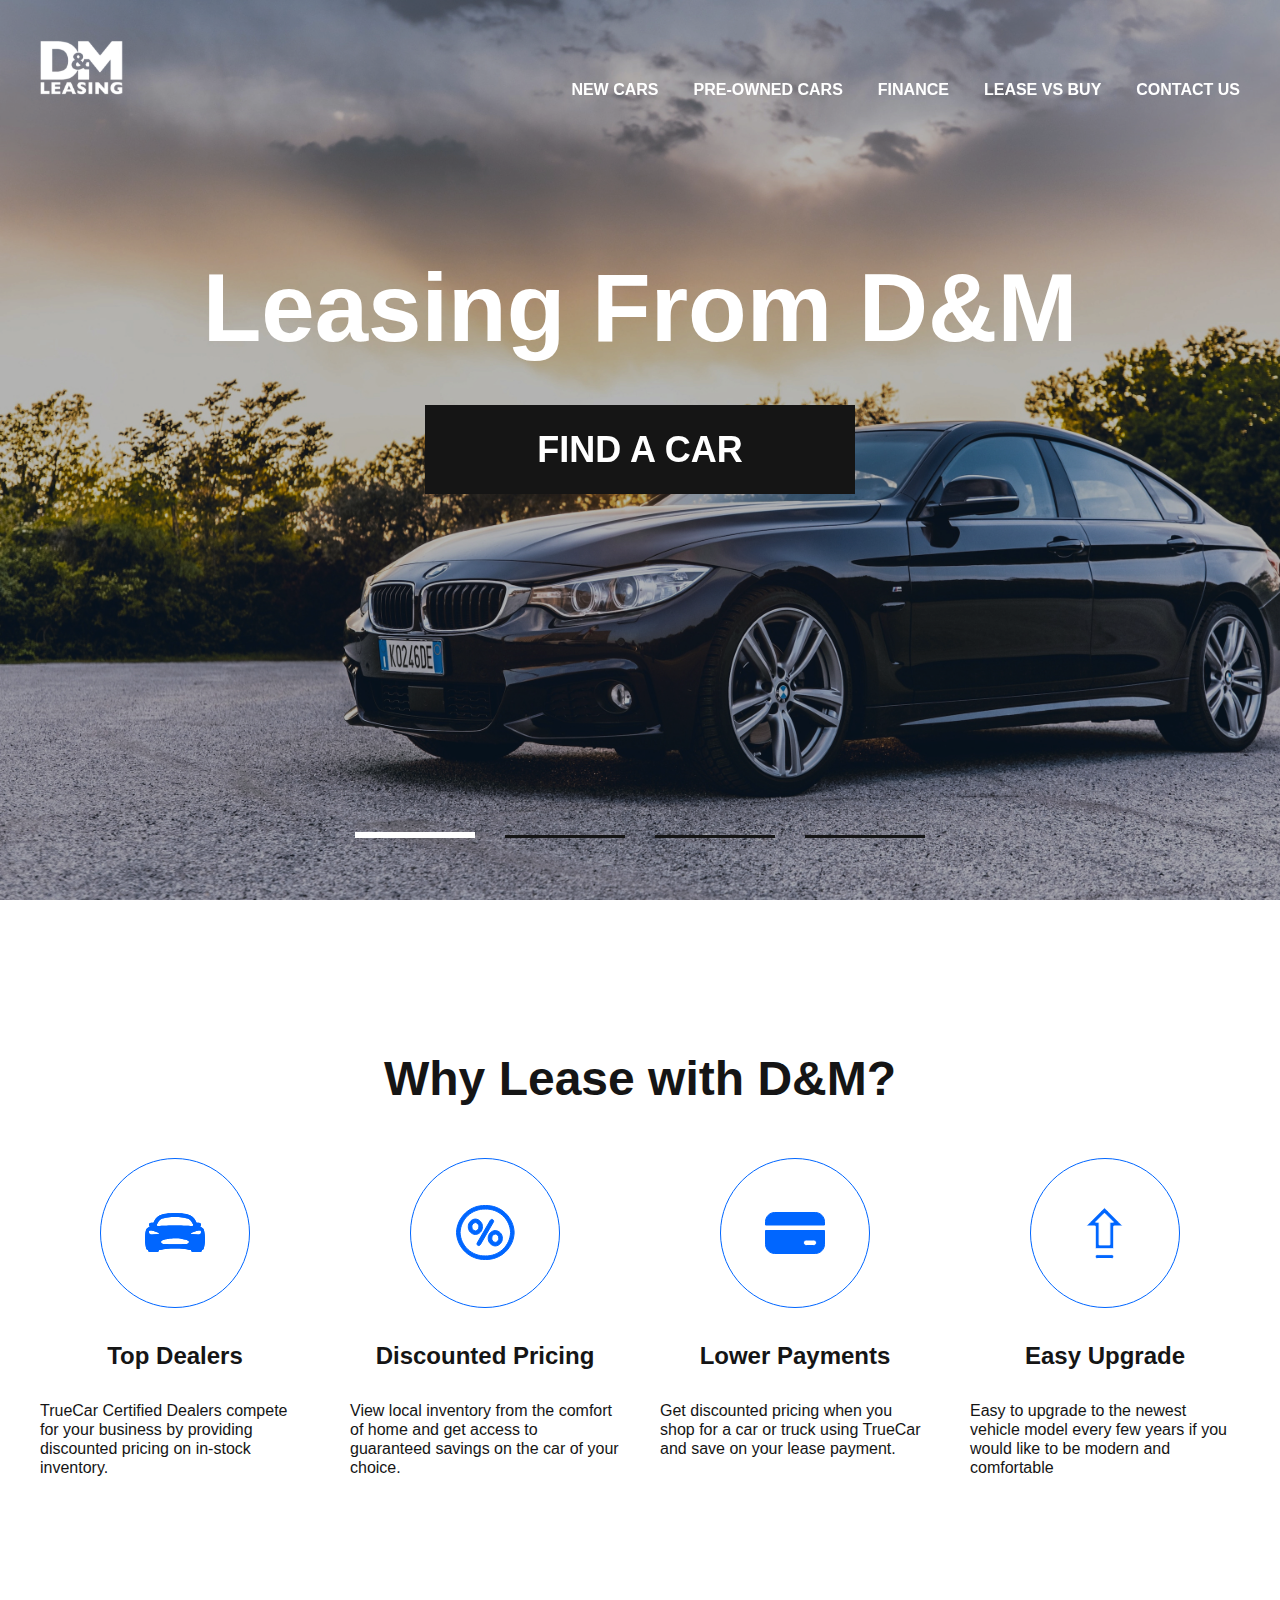
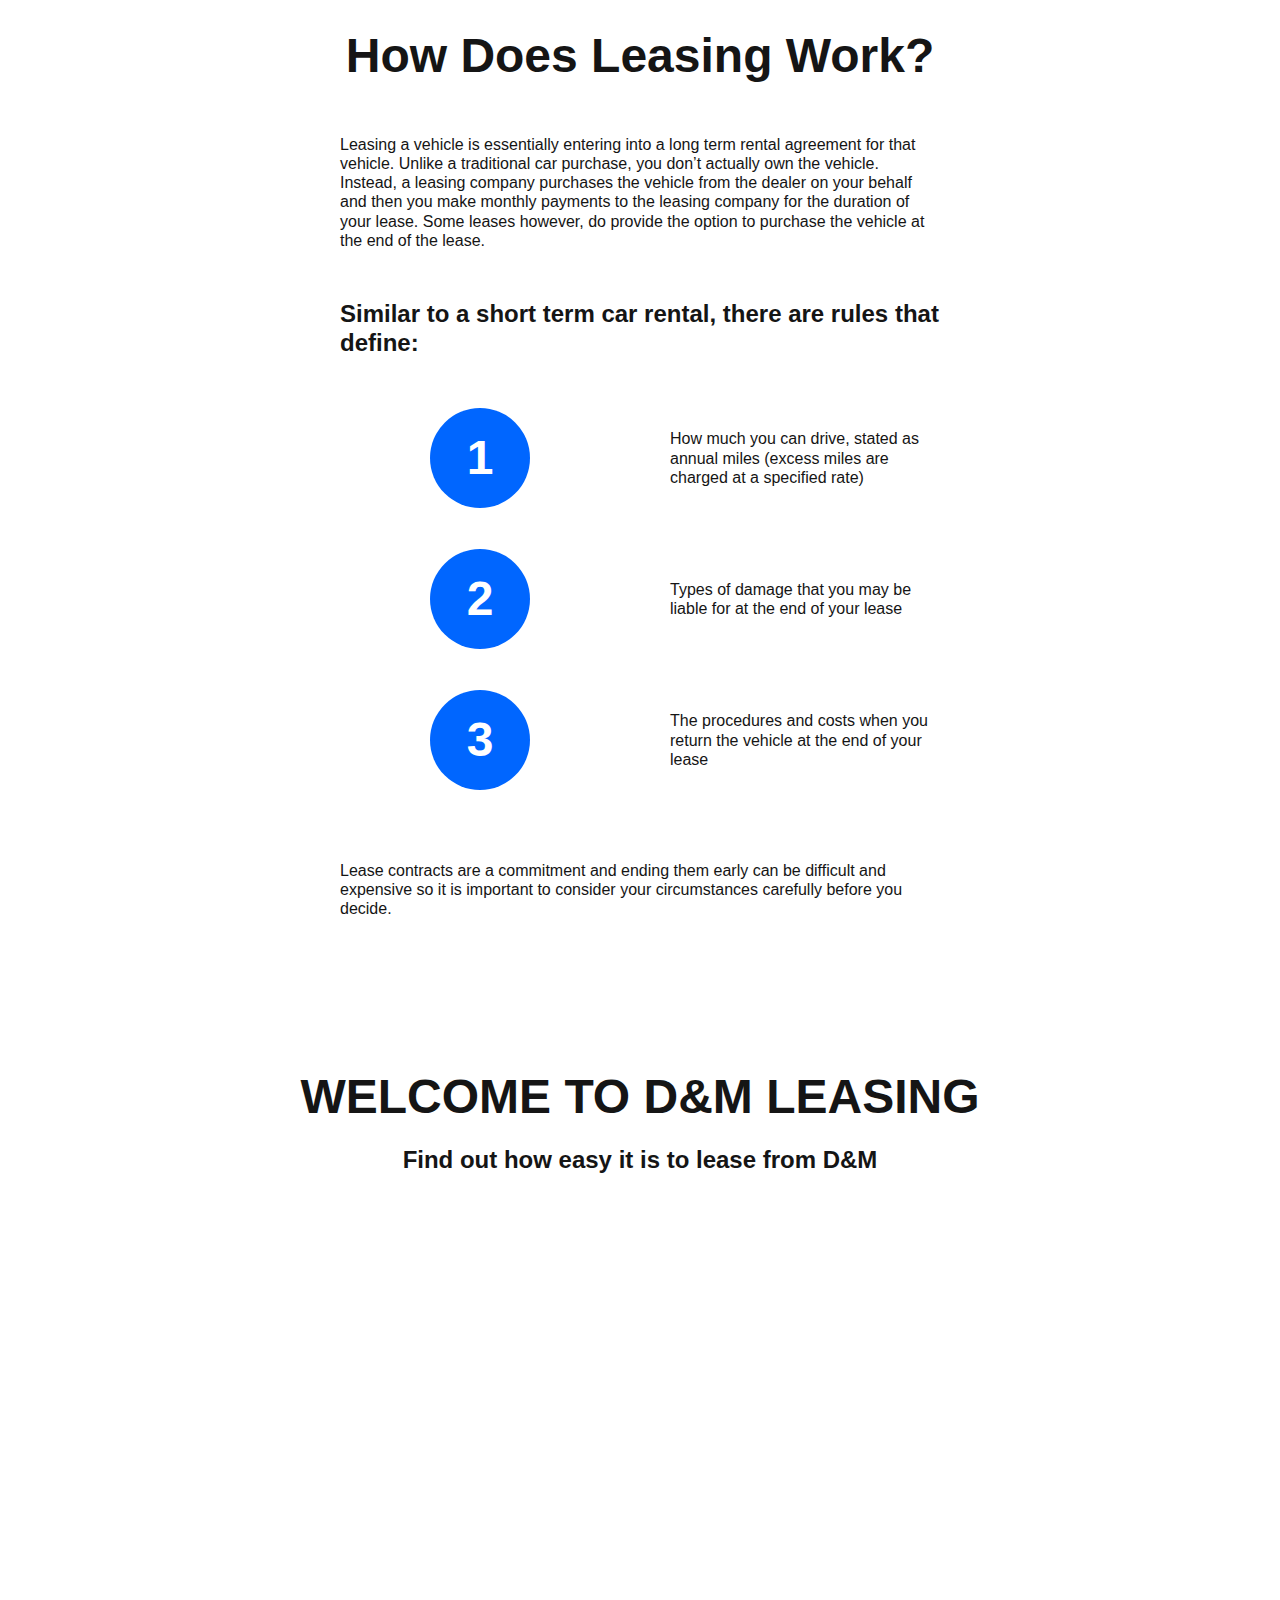
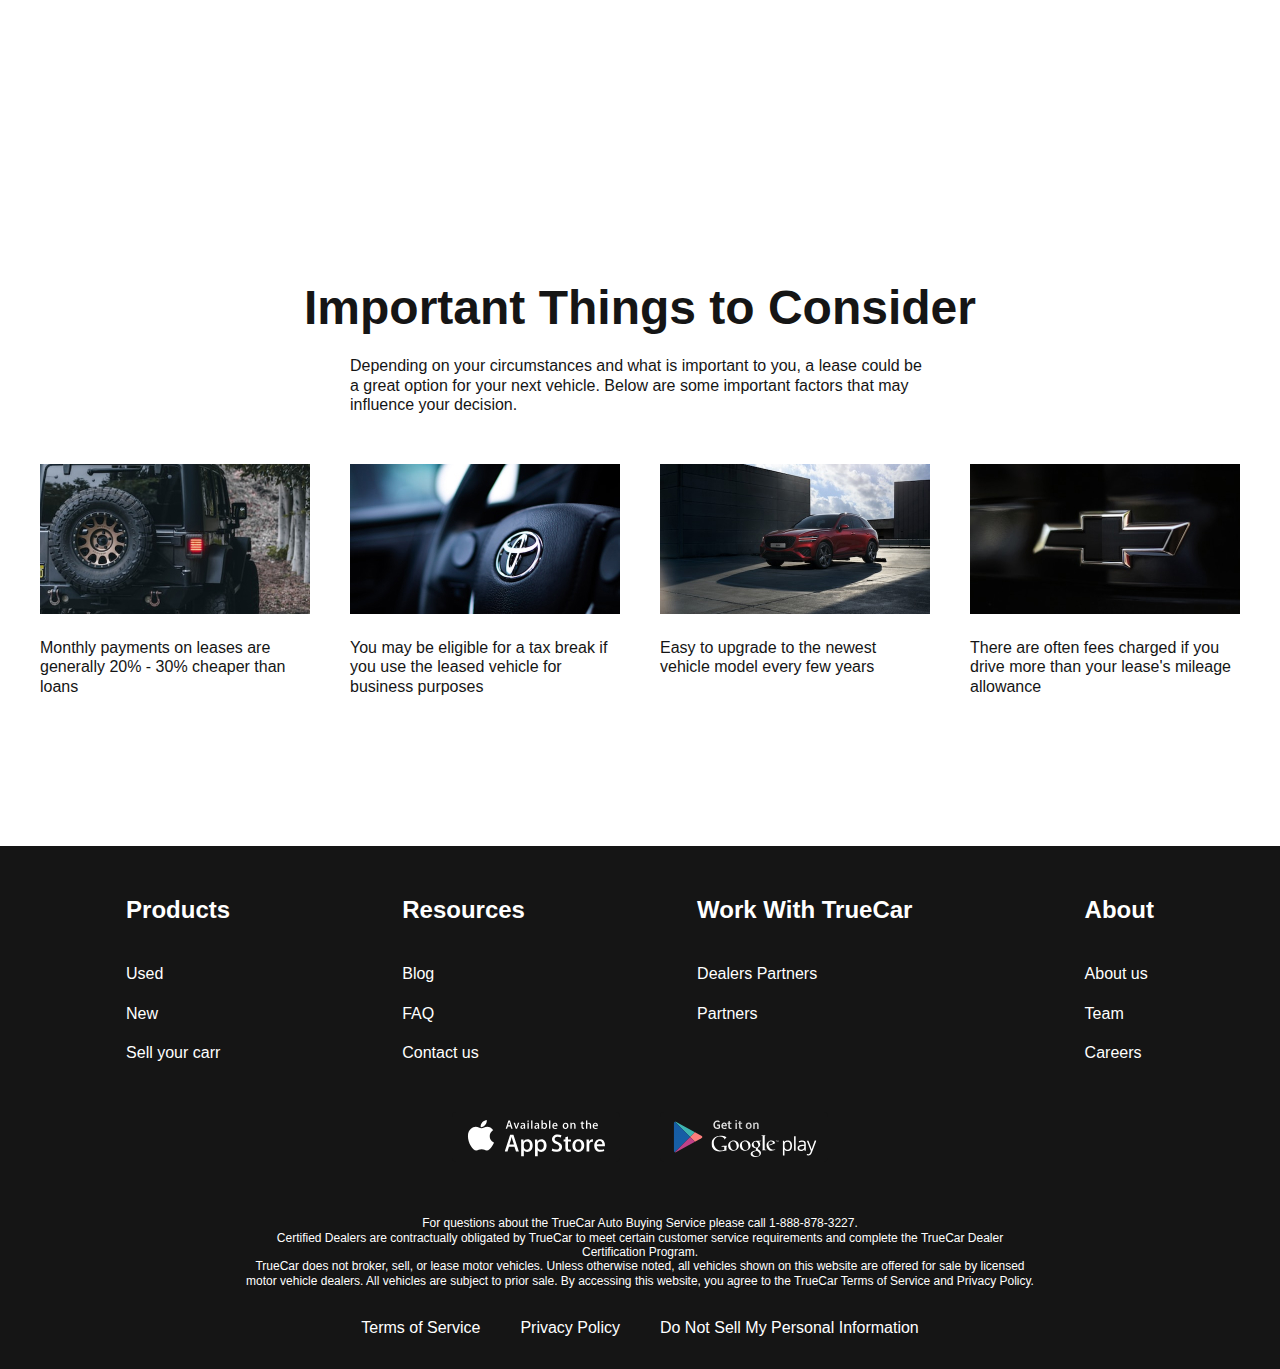
<file: index.html>
<!DOCTYPE html>
<html lang="en">
  <head>
    <meta charset="UTF-8" />
    <meta http-equiv="X-UA-Compatible" content="IE=edge" />
    <meta name="viewport" content="width=device-width, initial-scale=1.0" />
    <title>DM Leasing</title>
    <link rel="stylesheet" href="css/reset.css" />
    <link rel="stylesheet" href="libs/swiper/swiper-bundle.min.css" />
    <!-- <link rel="stylesheet" href="libs/swiper/scrollbar.min.css" /> -->
    <link rel="stylesheet" href="css/style.css" />
  </head>
  <body>
    <div class="wrapper">
      <header class="header header-main">
        <div class="container">
          <div class="header__inner">
            <nav class="menu">
              <button class="menu__btn">
                <span></span>
              </button>
              <a class="logo" href="#">
                <img class="logo__img" src="images/logo.svg" alt="logo" />
              </a>
              <ul class="menu__list">
                <li class="menu__list-item">
                  <a class="menu__list-link" href="new-cars.html">NEW CARS</a>
                </li>
                <li class="menu__list-item">
                  <a class="menu__list-link" href="#">PRE-OWNED CARS</a>
                </li>
                <li class="menu__list-item">
                  <a class="menu__list-link" href="#">FINANCE</a>
                </li>
                <li class="menu__list-item">
                  <a class="menu__list-link" href="#">LEASE VS BUY</a>
                </li>
                <li class="menu__list-item">
                  <a class="menu__list-link" href="contacts.html">CONTACT US</a>
                </li>
              </ul>
            </nav>
          </div>
        </div>
      </header>
      <main class="main">
        <section class="top">
          <div class="container">
            <h1 class="top__title">Leasing From D&M</h1>
            <a class="top__link" href="new-cars.html">find a car</a>
          </div>
        </section>
        <div class="slider">
          <div class="swiper">
            <div class="swiper-wrapper">
              <div
                class="swiper-slide"
                style="background-image: url(images/slider-1.jpeg)"
              ></div>
              <div
                class="swiper-slide"
                style="background-image: url(images/slider-2.jpeg)"
              ></div>
              <div
                class="swiper-slide"
                style="background-image: url(images/slider-1.jpeg)"
              ></div>
              <div
                class="swiper-slide"
                style="background-image: url(images/slider-2.jpeg)"
              ></div>
            </div>
            <div class="swiper-pagination"></div>
          </div>
        </div>
        <section class="lease section-page">
          <div class="container">
            <h3 class="lease__title title">Why Lease with D&M?</h3>
            <ul class="lease__items">
              <li class="lease__item">
                <img class="lease__item-img" src="images/lease-1.svg" alt="" />
                <h5 class="lease__item-title">Top Dealers</h5>
                <p class="lease__item-text">
                  TrueCar Certified Dealers compete for your business by
                  providing discounted pricing on in-stock inventory.
                </p>
              </li>
              <li class="lease__item">
                <img class="lease__item-img" src="images/lease-2.svg" alt="" />
                <h5 class="lease__item-title">Discounted Pricing</h5>
                <p class="lease__item-text">
                  View local inventory from the comfort of home and get access
                  to guaranteed savings on the car of your choice.
                </p>
              </li>
              <li class="lease__item">
                <img class="lease__item-img" src="images/lease-3.svg" alt="" />
                <h5 class="lease__item-title">Lower Payments</h5>
                <p class="lease__item-text">
                  Get discounted pricing when you shop for a car or truck using
                  TrueCar and save on your lease payment.
                </p>
              </li>
              <li class="lease__item">
                <img class="lease__item-img" src="images/lease-4.svg" alt="" />
                <h5 class="lease__item-title">Easy Upgrade</h5>
                <p class="lease__item-text">
                  Easy to upgrade to the newest vehicle model every few years if
                  you would like to be modern and comfortable
                </p>
              </li>
            </ul>
          </div>
        </section>
        <section class="how-does section-page">
          <div class="container">
            <div class="how-does__inner">
              <h3 class="how-does__title title">How Does Leasing Work?</h3>
              <p class="how-does__text">
                Leasing a vehicle is essentially entering into a long term
                rental agreement for that vehicle. Unlike a traditional car
                purchase, you don’t actually own the vehicle. Instead, a leasing
                company purchases the vehicle from the dealer on your behalf and
                then you make monthly payments to the leasing company for the
                duration of your lease. Some leases however, do provide the
                option to purchase the vehicle at the end of the lease.
              </p>
              <h5 class="how-does__subtitle">
                Similar to a short term car rental, there are rules that define:
              </h5>
              <ol class="how-does__list">
                <li class="how-does__item">
                  How much you can drive, stated as annual miles (excess miles
                  are charged at a specified rate)
                </li>
                <li class="how-does__item">
                  Types of damage that you may be liable for at the end of your
                  lease
                </li>
                <li class="how-does__item">
                  The procedures and costs when you return the vehicle at the
                  end of your lease
                </li>
              </ol>
              <p class="how-does__text">
                Lease contracts are a commitment and ending them early can be
                difficult and expensive so it is important to consider your
                circumstances carefully before you decide.
              </p>
            </div>
          </div>
        </section>
        <section class="video section-page">
          <div class="container">
            <h3 class="video__title title">WELCOME TO D&M LEASING</h3>
            <p class="video__subtitle">
              Find out how easy it is to lease from D&M
            </p>
            <iframe
              class="video__content"
              width="1000"
              height="500"
              src="https://www.youtube.com/embed/Ekvi1YJDC3Q?controls=0"
              title="YouTube video player"
              frameborder="0"
              allow="accelerometer; autoplay; clipboard-write; encrypted-media; gyroscope; picture-in-picture; web-share"
              allowfullscreen
            ></iframe>
          </div>
        </section>
        <section class="important section-page">
          <div class="container">
            <h3 class="important__title title">Important Things to Consider</h3>
            <p class="important__text">
              Depending on your circumstances and what is important to you, a
              lease could be a great option for your next vehicle. Below are
              some important factors that may influence your decision.
            </p>
            <ul class="important__list">
              <li class="important__item">
                <img
                  class="important__item-img"
                  src="images/imp-1.jpeg"
                  alt=""
                />
                <p class="important__item-text">
                  Monthly payments on leases are generally 20% - 30% cheaper
                  than loans
                </p>
              </li>
              <li class="important__item">
                <img
                  class="important__item-img"
                  src="images/imp-2.jpeg"
                  alt=""
                />
                <p class="important__item-text">
                  You may be eligible for a tax break if you use the leased
                  vehicle for business purposes
                </p>
              </li>
              <li class="important__item">
                <img
                  class="important__item-img"
                  src="images/imp-3.jpeg"
                  alt=""
                />
                <p class="important__item-text">
                  Easy to upgrade to the newest vehicle model every few years
                </p>
              </li>
              <li class="important__item">
                <img
                  class="important__item-img"
                  src="images/imp-4.jpeg"
                  alt=""
                />
                <p class="important__item-text">
                  There are often fees charged if you drive more than your
                  lease's mileage allowance
                </p>
              </li>
            </ul>
          </div>
        </section>
      </main>
      <footer class="footer">
        <div class="container">
          <nav class="footer__menu">
            <ul class="footer__menu-list">
              <li class="footer__menu-item">
                <p class="footer__menu-title">Products</p>
              </li>
              <li class="footer__menu-item">
                <a class="footer__menu-link" href="#">Used</a>
              </li>
              <li class="footer__menu-item">
                <a class="footer__menu-link" href="#">New</a>
              </li>
              <li class="footer__menu-item">
                <a class="footer__menu-link" href="#">Sell your carr</a>
              </li>
            </ul>
            <ul class="footer__menu-list">
              <li class="footer__menu-item">
                <p class="footer__menu-title">Resources</p>
              </li>
              <li class="footer__menu-item">
                <a class="footer__menu-link" href="#">Blog</a>
              </li>
              <li class="footer__menu-item">
                <a class="footer__menu-link" href="#">FAQ</a>
              </li>
              <li class="footer__menu-item">
                <a class="footer__menu-link" href="#">Contact us</a>
              </li>
            </ul>
            <ul class="footer__menu-list">
              <li class="footer__menu-item">
                <p class="footer__menu-title">Work With TrueCar</p>
              </li>
              <li class="footer__menu-item">
                <a class="footer__menu-link" href="#">Dealers Partners</a>
              </li>
              <li class="footer__menu-item">
                <a class="footer__menu-link" href="#">Partners</a>
              </li>
            </ul>
            <ul class="footer__menu-list">
              <li class="footer__menu-item">
                <p class="footer__menu-title">About</p>
              </li>
              <li class="footer__menu-item">
                <a class="footer__menu-link" href="#">About us</a>
              </li>
              <li class="footer__menu-item">
                <a class="footer__menu-link" href="#">Team</a>
              </li>
              <li class="footer__menu-item">
                <a class="footer__menu-link" href="#">Careers</a>
              </li>
            </ul>
          </nav>
          <ul class="footer__app">
            <li class="footer__app-item">
              <a class="footer__app-link" href="#">
                <img class="footer__app-img" src="images/appstore.svg" alt="" />
              </a>
            </li>
            <li class="footer__app-item">
              <a class="footer__app-link" href="#">
                <img
                  class="footer__app-img"
                  src="images/googleplay.svg"
                  alt=""
                />
              </a>
            </li>
          </ul>
          <div class="footer__copy">
            <p class="footer__copy-text">
              For questions about the TrueCar Auto Buying Service please call
              1-888-878-3227.
            </p>
            <p class="footer__copy-text">
              Certified Dealers are contractually obligated by TrueCar to meet
              certain customer service requirements and complete the TrueCar
              Dealer Certification Program.
            </p>
            <p class="footer__copy-text">
              TrueCar does not broker, sell, or lease motor vehicles. Unless
              otherwise noted, all vehicles shown on this website are offered
              for sale by licensed motor vehicle dealers. All vehicles are
              subject to prior sale. By accessing this website, you agree to the
              TrueCar Terms of Service and Privacy Policy.
            </p>
          </div>
          <nav class="footer__nav">
            <ul class="footer__nav-list">
              <li class="footer__nav-item">
                <a class="footer__nav-link" href="#">Terms of Service</a>
              </li>
              <li class="footer__nav-item">
                <a class="footer__nav-link" href="#">Privacy Policy</a>
              </li>
              <li class="footer__nav-item">
                <a class="footer__nav-link" href="#"
                  >Do Not Sell My Personal Information</a
                >
              </li>
            </ul>
          </nav>
        </div>
      </footer>
    </div>
    <script src="libs/swiper/swiper-bundle.min.js"></script>
    <script src="js/main.js"></script>
  </body>
</html>
</file>
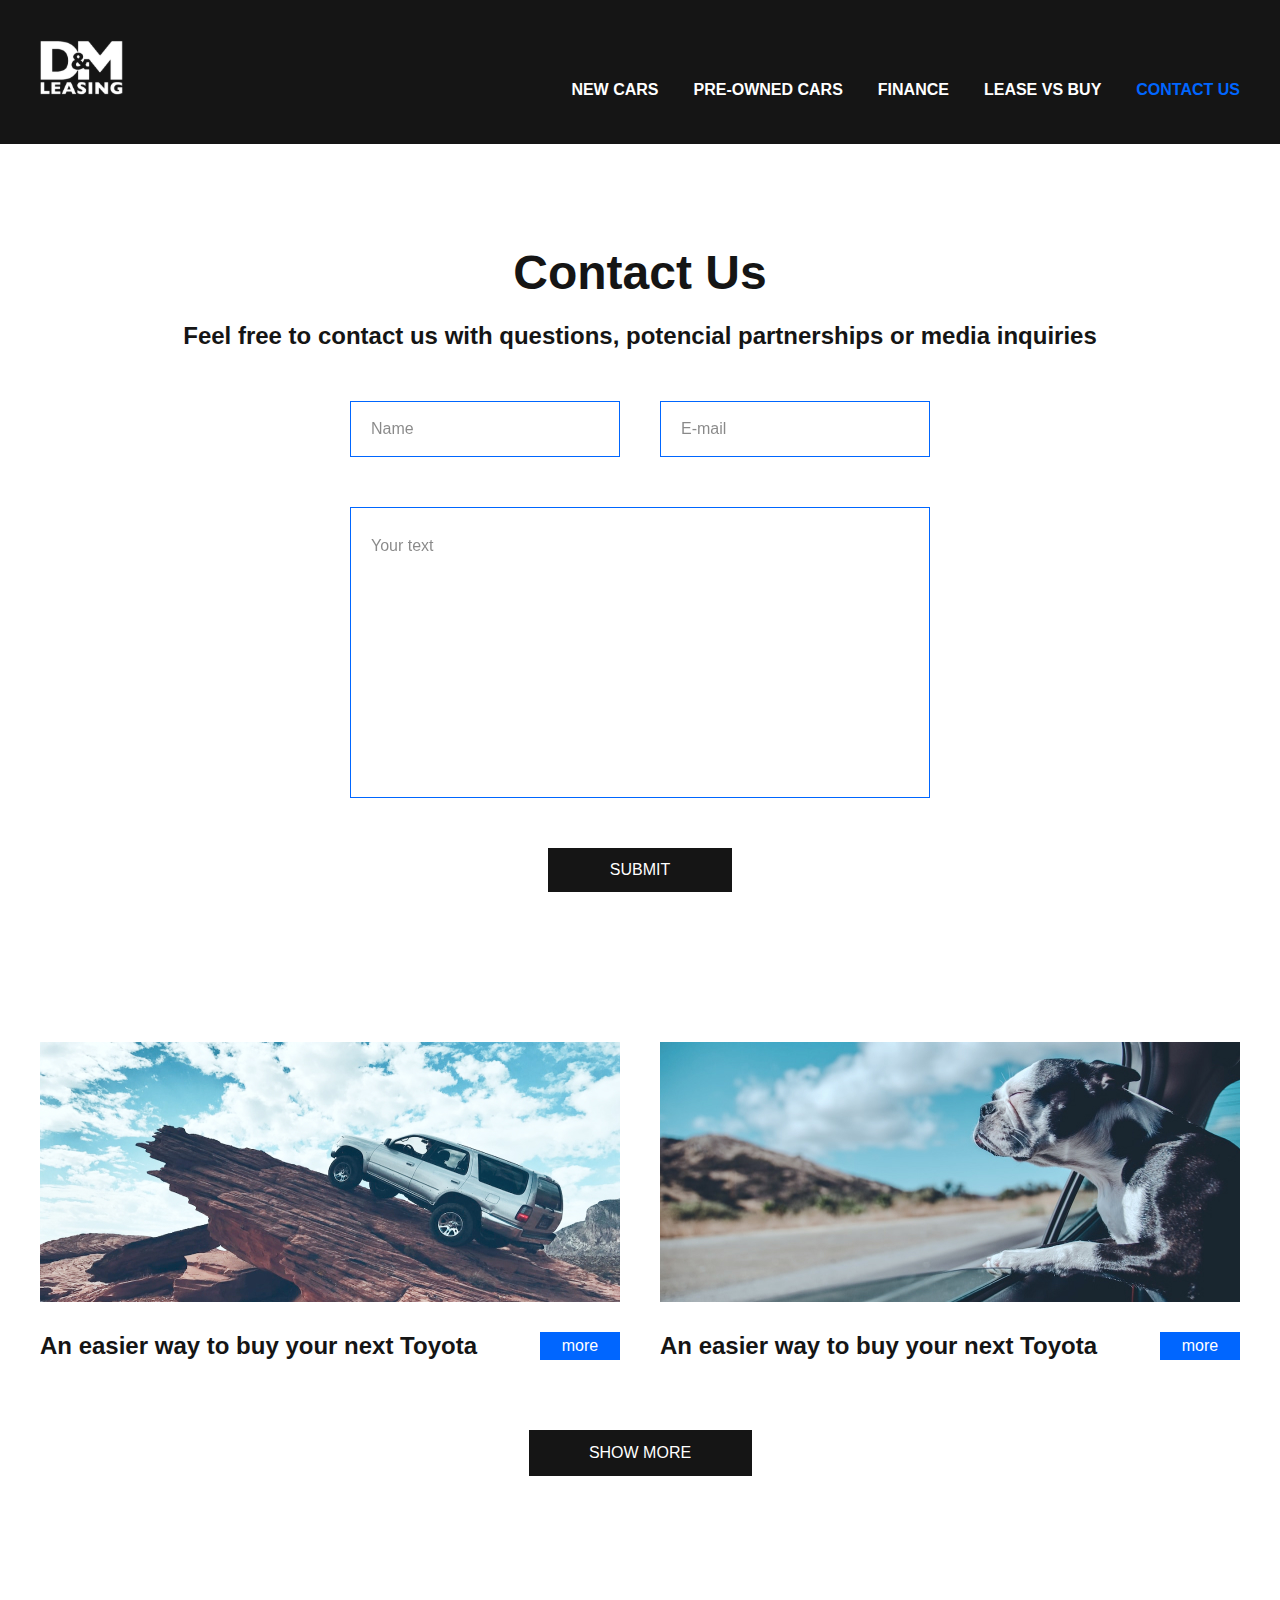
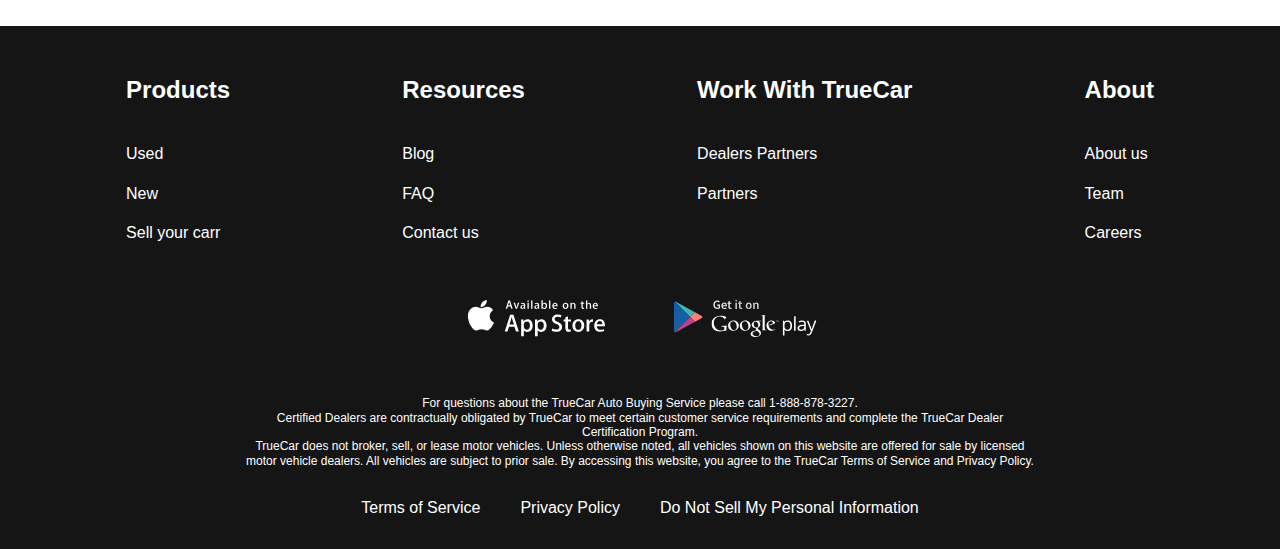
<file: contacts.html>
<!DOCTYPE html>
<html lang="en">
  <head>
    <meta charset="UTF-8" />
    <meta http-equiv="X-UA-Compatible" content="IE=edge" />
    <meta name="viewport" content="width=device-width, initial-scale=1.0" />
    <title>Contact Us</title>
    <link rel="stylesheet" href="css/reset.css" />
    <link rel="stylesheet" href="css/style.css" />
  </head>
  <body>
    <div class="wrapper">
      <header class="header">
        <div class="container">
          <div class="header__inner">
            <nav class="menu">
              <button class="menu__btn">
                <span></span>
              </button>
              <a class="logo" href="index.html">
                <img class="logo__img" src="images/logo.svg" alt="logo" />
              </a>
              <ul class="menu__list">
                <li class="menu__list-item">
                  <a class="menu__list-link" href="new-cars.html">NEW CARS</a>
                </li>
                <li class="menu__list-item">
                  <a class="menu__list-link" href="#">PRE-OWNED CARS</a>
                </li>
                <li class="menu__list-item">
                  <a class="menu__list-link" href="#">FINANCE</a>
                </li>
                <li class="menu__list-item">
                  <a class="menu__list-link" href="#">LEASE VS BUY</a>
                </li>
                <li class="menu__list-item">
                  <a class="menu__list-link menu__list-link--active" href="#"
                    >CONTACT US</a
                  >
                </li>
              </ul>
            </nav>
          </div>
        </div>
      </header>
      <main class="main">
        <section class="contacts section-page">
          <div class="container">
            <h3 class="contacts__title title">Contact Us</h3>
            <p class="contacts__subtitle">
              Feel free to contact us with questions, potencial partnerships or
              media inquiries
            </p>
            <form class="form" action="#">
              <input class="form__input" type="text" placeholder="Name" />
              <input class="form__input" type="email" placeholder="E-mail" />
              <textarea
                class="form__textares"
                placeholder="Your text"
              ></textarea>
              <button class="form__btn" type="submit">submit</button>
            </form>
          </div>
        </section>
        <section class="blog section-page">
          <div class="container">
            <div class="blog__items">
              <div class="blog__item">
                <img class="blog__item-img" src="images/blog-1.jpeg" alt="" />
                <h4 class="blog__item-title">
                  An easier way to buy your next Toyota
                </h4>
                <a class="blog__item-link" href="#">more</a>
              </div>
              <div class="blog__item">
                <img class="blog__item-img" src="images/blog-2.jpeg" alt="" />
                <h4 class="blog__item-title">
                  An easier way to buy your next Toyota
                </h4>
                <a class="blog__item-link" href="#">more</a>
              </div>
            </div>
            <a class="blog__btn showmore-btn" href="#">show more</a>
          </div>
        </section>
      </main>
      <footer class="footer">
        <div class="container">
          <nav class="footer__menu">
            <ul class="footer__menu-list">
              <li class="footer__menu-item">
                <p class="footer__menu-title">Products</p>
              </li>
              <li class="footer__menu-item">
                <a class="footer__menu-link" href="#">Used</a>
              </li>
              <li class="footer__menu-item">
                <a class="footer__menu-link" href="#">New</a>
              </li>
              <li class="footer__menu-item">
                <a class="footer__menu-link" href="#">Sell your carr</a>
              </li>
            </ul>
            <ul class="footer__menu-list">
              <li class="footer__menu-item">
                <p class="footer__menu-title">Resources</p>
              </li>
              <li class="footer__menu-item">
                <a class="footer__menu-link" href="#">Blog</a>
              </li>
              <li class="footer__menu-item">
                <a class="footer__menu-link" href="#">FAQ</a>
              </li>
              <li class="footer__menu-item">
                <a class="footer__menu-link" href="#">Contact us</a>
              </li>
            </ul>
            <ul class="footer__menu-list">
              <li class="footer__menu-item">
                <p class="footer__menu-title">Work With TrueCar</p>
              </li>
              <li class="footer__menu-item">
                <a class="footer__menu-link" href="#">Dealers Partners</a>
              </li>
              <li class="footer__menu-item">
                <a class="footer__menu-link" href="#">Partners</a>
              </li>
            </ul>
            <ul class="footer__menu-list">
              <li class="footer__menu-item">
                <p class="footer__menu-title">About</p>
              </li>
              <li class="footer__menu-item">
                <a class="footer__menu-link" href="#">About us</a>
              </li>
              <li class="footer__menu-item">
                <a class="footer__menu-link" href="#">Team</a>
              </li>
              <li class="footer__menu-item">
                <a class="footer__menu-link" href="#">Careers</a>
              </li>
            </ul>
          </nav>
          <ul class="footer__app">
            <li class="footer__app-item">
              <a class="footer__app-link" href="#">
                <img class="footer__app-img" src="images/appstore.svg" alt="" />
              </a>
            </li>
            <li class="footer__app-item">
              <a class="footer__app-link" href="#">
                <img
                  class="footer__app-img"
                  src="images/googleplay.svg"
                  alt=""
                />
              </a>
            </li>
          </ul>
          <div class="footer__copy">
            <p class="footer__copy-text">
              For questions about the TrueCar Auto Buying Service please call
              1-888-878-3227.
            </p>
            <p class="footer__copy-text">
              Certified Dealers are contractually obligated by TrueCar to meet
              certain customer service requirements and complete the TrueCar
              Dealer Certification Program.
            </p>
            <p class="footer__copy-text">
              TrueCar does not broker, sell, or lease motor vehicles. Unless
              otherwise noted, all vehicles shown on this website are offered
              for sale by licensed motor vehicle dealers. All vehicles are
              subject to prior sale. By accessing this website, you agree to the
              TrueCar Terms of Service and Privacy Policy.
            </p>
          </div>
          <nav class="footer__nav">
            <ul class="footer__nav-list">
              <li class="footer__nav-item">
                <a class="footer__nav-link" href="#">Terms of Service</a>
              </li>
              <li class="footer__nav-item">
                <a class="footer__nav-link" href="#">Privacy Policy</a>
              </li>
              <li class="footer__nav-item">
                <a class="footer__nav-link" href="#"
                  >Do Not Sell My Personal Information</a
                >
              </li>
            </ul>
          </nav>
        </div>
      </footer>
    </div>
    <script src="js/main.js"></script>
  </body>
</html>
</file>
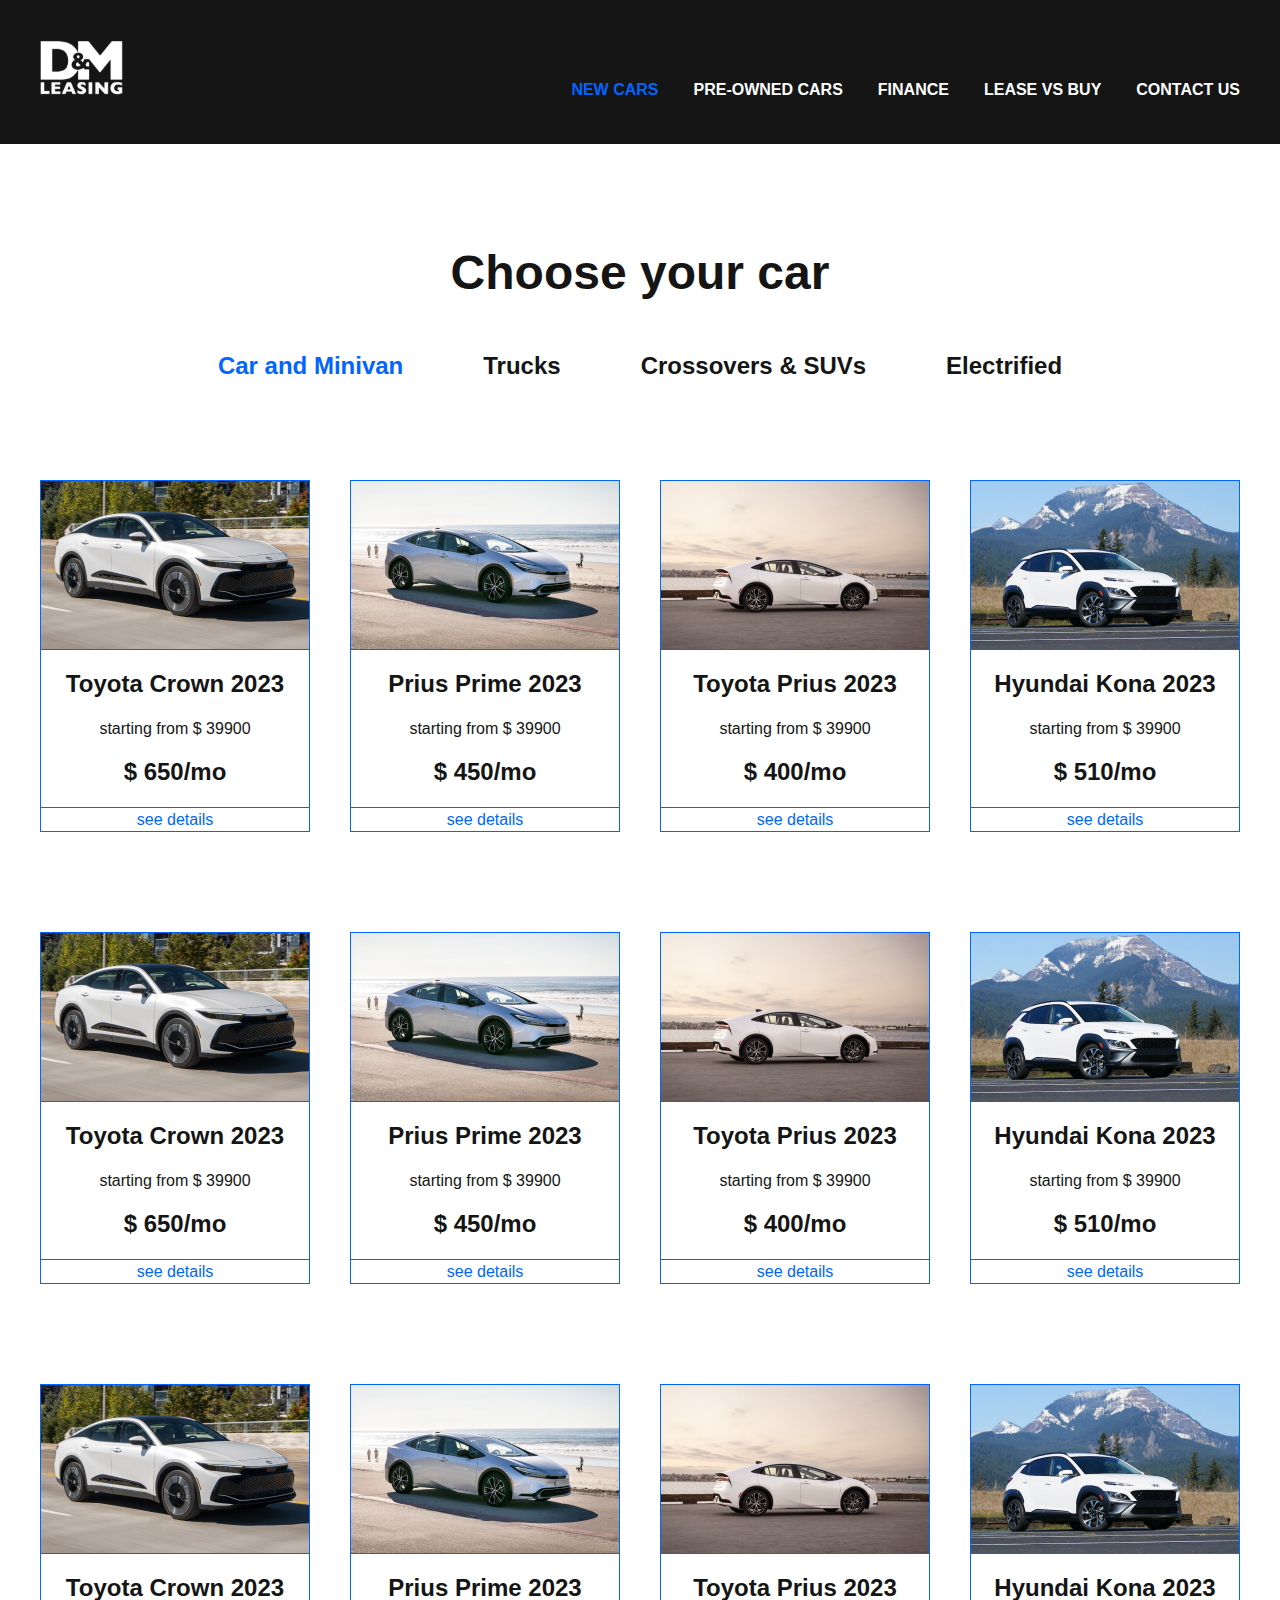
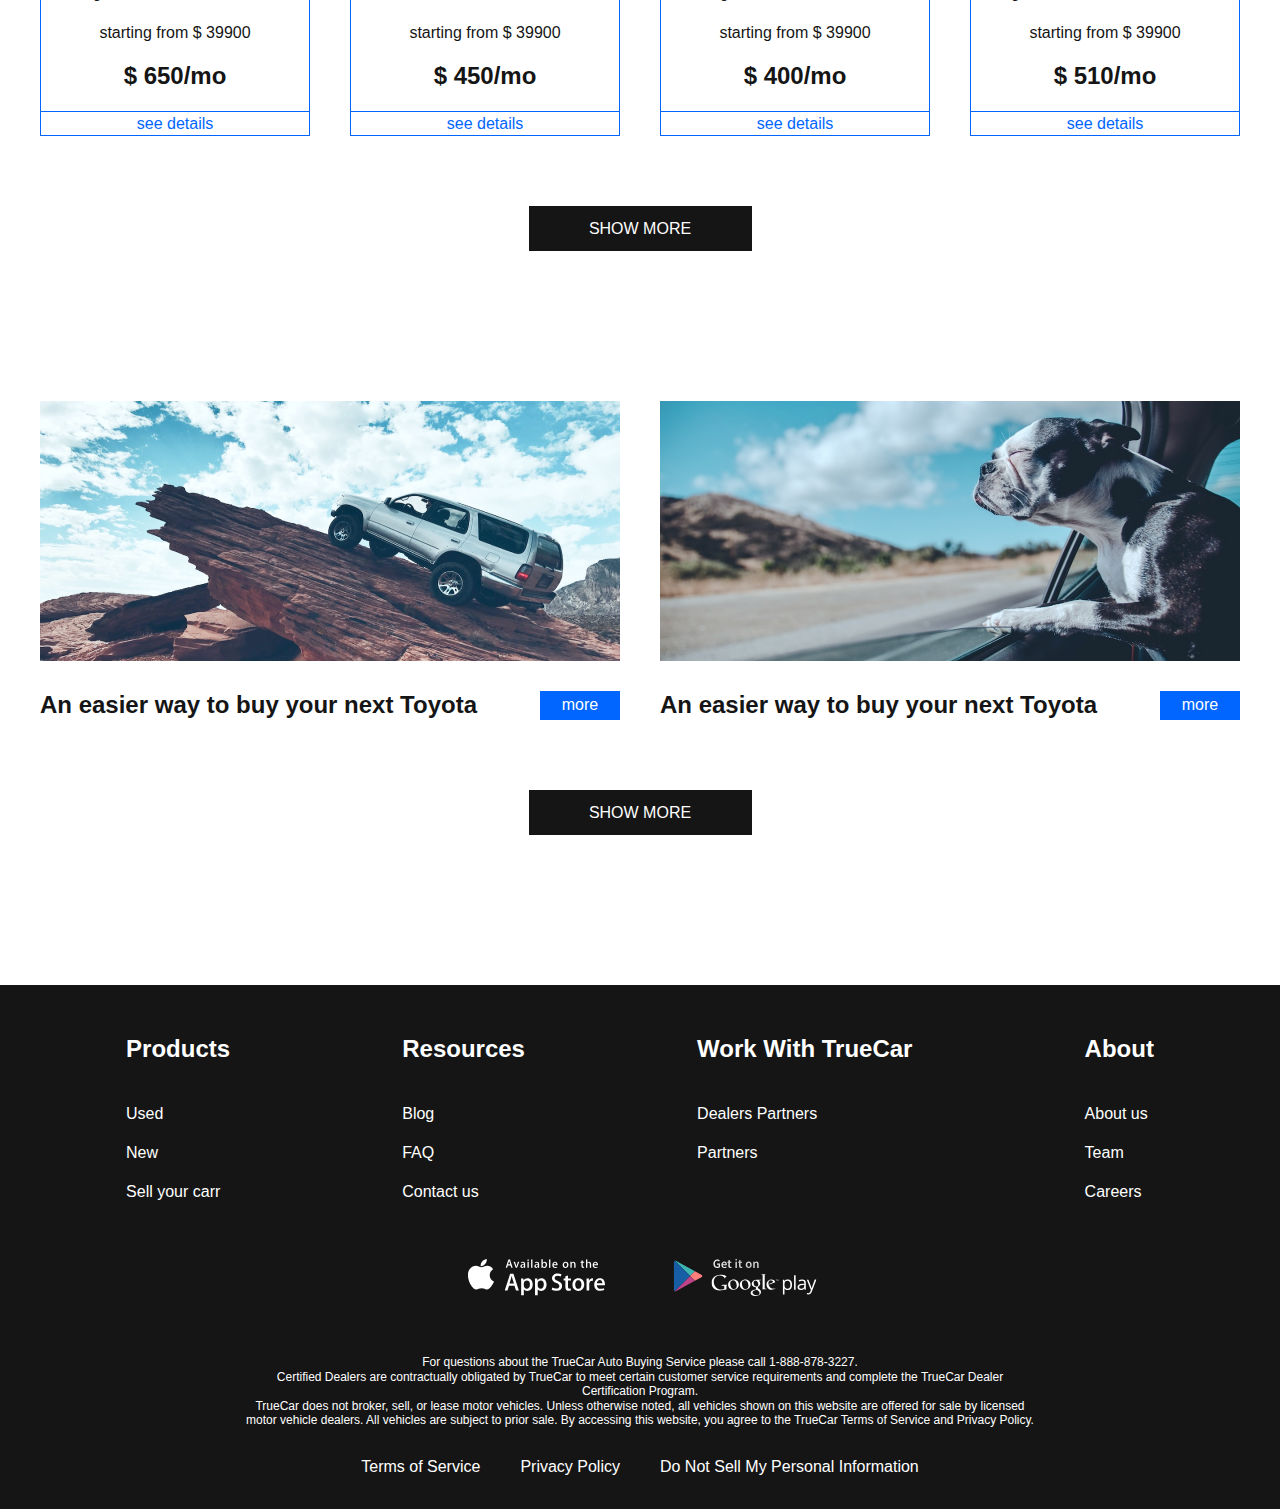
<file: new-cars.html>
<!DOCTYPE html>
<html lang="en">
  <head>
    <meta charset="UTF-8" />
    <meta http-equiv="X-UA-Compatible" content="IE=edge" />
    <meta name="viewport" content="width=device-width, initial-scale=1.0" />
    <title>Catalog</title>
    <link rel="stylesheet" href="css/reset.css" />
    <link rel="stylesheet" href="css/style.css" />
  </head>
  <body>
    <div class="wrapper">
      <header class="header">
        <div class="container">
          <div class="header__inner">
            <nav class="menu">
              <button class="menu__btn">
                <span></span>
              </button>
              <a class="logo" href="index.html">
                <img class="logo__img" src="images/logo.svg" alt="logo" />
              </a>
              <ul class="menu__list">
                <li class="menu__list-item">
                  <a class="menu__list-link menu__list-link--active" href="#"
                    >NEW CARS</a
                  >
                </li>
                <li class="menu__list-item">
                  <a class="menu__list-link" href="#">PRE-OWNED CARS</a>
                </li>
                <li class="menu__list-item">
                  <a class="menu__list-link" href="#">FINANCE</a>
                </li>
                <li class="menu__list-item">
                  <a class="menu__list-link" href="#">LEASE VS BUY</a>
                </li>
                <li class="menu__list-item">
                  <a class="menu__list-link" href="contacts.html">CONTACT US</a>
                </li>
              </ul>
            </nav>
          </div>
        </div>
      </header>
      <main class="main">
        <section class="choose section-page">
          <div class="container">
            <h3 class="choose__title title">Choose your car</h3>
            <div class="choose-tabs">
              <div class="choose-tabs__btn">
                <button
                  class="choose-tabs__btn-item choose-tabs__btn-item--active"
                  data-button="content-1"
                >
                  Car and Minivan
                </button>
                <button class="choose-tabs__btn-item" data-button="content-2">
                  Trucks
                </button>
                <button class="choose-tabs__btn-item" data-button="content-3">
                  Crossovers & SUVs
                </button>
                <button class="choose-tabs__btn-item" data-button="content-4">
                  Electrified
                </button>
              </div>
              <div class="choose-tabs__content">
                <div
                  class="choose-tabs__content-item choose-tabs__content-item--active"
                  id="content-1"
                >
                  <div class="card">
                    <img class="card__img" src="images/card-1.jpeg" alt="" />
                    <div class="card__content">
                      <h5 class="card__title">Toyota Crown 2023</h5>
                      <p class="card__text">starting from $ 39900</p>
                      <p class="card__price">$ 650/mo</p>
                    </div>
                    <a class="card__link" href="#">see details</a>
                  </div>
                  <div class="card">
                    <img class="card__img" src="images/card-2.jpeg" alt="" />
                    <div class="card__content">
                      <h5 class="card__title">Prius Prime 2023</h5>
                      <p class="card__text">starting from $ 39900</p>
                      <p class="card__price">$ 450/mo</p>
                    </div>
                    <a class="card__link" href="#">see details</a>
                  </div>
                  <div class="card">
                    <img class="card__img" src="images/card-3.jpeg" alt="" />
                    <div class="card__content">
                      <h5 class="card__title">Toyota Prius 2023</h5>
                      <p class="card__text">starting from $ 39900</p>
                      <p class="card__price">$ 400/mo</p>
                    </div>
                    <a class="card__link" href="#">see details</a>
                  </div>
                  <div class="card">
                    <img class="card__img" src="images/card-4.jpeg" alt="" />
                    <div class="card__content">
                      <h5 class="card__title">Hyundai Kona 2023</h5>
                      <p class="card__text">starting from $ 39900</p>
                      <p class="card__price">$ 510/mo</p>
                    </div>
                    <a class="card__link" href="#">see details</a>
                  </div>
                  <div class="card">
                    <img class="card__img" src="images/card-1.jpeg" alt="" />
                    <div class="card__content">
                      <h5 class="card__title">Toyota Crown 2023</h5>
                      <p class="card__text">starting from $ 39900</p>
                      <p class="card__price">$ 650/mo</p>
                    </div>
                    <a class="card__link" href="#">see details</a>
                  </div>
                  <div class="card">
                    <img class="card__img" src="images/card-2.jpeg" alt="" />
                    <div class="card__content">
                      <h5 class="card__title">Prius Prime 2023</h5>
                      <p class="card__text">starting from $ 39900</p>
                      <p class="card__price">$ 450/mo</p>
                    </div>
                    <a class="card__link" href="#">see details</a>
                  </div>
                  <div class="card">
                    <img class="card__img" src="images/card-3.jpeg" alt="" />
                    <div class="card__content">
                      <h5 class="card__title">Toyota Prius 2023</h5>
                      <p class="card__text">starting from $ 39900</p>
                      <p class="card__price">$ 400/mo</p>
                    </div>
                    <a class="card__link" href="#">see details</a>
                  </div>
                  <div class="card">
                    <img class="card__img" src="images/card-4.jpeg" alt="" />
                    <div class="card__content">
                      <h5 class="card__title">Hyundai Kona 2023</h5>
                      <p class="card__text">starting from $ 39900</p>
                      <p class="card__price">$ 510/mo</p>
                    </div>
                    <a class="card__link" href="#">see details</a>
                  </div>
                  <div class="card">
                    <img class="card__img" src="images/card-1.jpeg" alt="" />
                    <div class="card__content">
                      <h5 class="card__title">Toyota Crown 2023</h5>
                      <p class="card__text">starting from $ 39900</p>
                      <p class="card__price">$ 650/mo</p>
                    </div>
                    <a class="card__link" href="#">see details</a>
                  </div>
                  <div class="card">
                    <img class="card__img" src="images/card-2.jpeg" alt="" />
                    <div class="card__content">
                      <h5 class="card__title">Prius Prime 2023</h5>
                      <p class="card__text">starting from $ 39900</p>
                      <p class="card__price">$ 450/mo</p>
                    </div>
                    <a class="card__link" href="#">see details</a>
                  </div>
                  <div class="card">
                    <img class="card__img" src="images/card-3.jpeg" alt="" />
                    <div class="card__content">
                      <h5 class="card__title">Toyota Prius 2023</h5>
                      <p class="card__text">starting from $ 39900</p>
                      <p class="card__price">$ 400/mo</p>
                    </div>
                    <a class="card__link" href="#">see details</a>
                  </div>
                  <div class="card">
                    <img class="card__img" src="images/card-4.jpeg" alt="" />
                    <div class="card__content">
                      <h5 class="card__title">Hyundai Kona 2023</h5>
                      <p class="card__text">starting from $ 39900</p>
                      <p class="card__price">$ 510/mo</p>
                    </div>
                    <a class="card__link" href="#">see details</a>
                  </div>
                </div>
                <div class="choose-tabs__content-item" id="content-2">
                  <div class="card">
                    <img class="card__img" src="images/card-4.jpeg" alt="" />
                    <div class="card__content">
                      <h5 class="card__title">Hyundai Kona 2023</h5>
                      <p class="card__text">starting from $ 39900</p>
                      <p class="card__price">$ 510/mo</p>
                    </div>
                    <a class="card__link" href="#">see details</a>
                  </div>
                  <div class="card">
                    <img class="card__img" src="images/card-1.jpeg" alt="" />
                    <div class="card__content">
                      <h5 class="card__title">Toyota Crown 2023</h5>
                      <p class="card__text">starting from $ 39900</p>
                      <p class="card__price">$ 650/mo</p>
                    </div>
                    <a class="card__link" href="#">see details</a>
                  </div>
                  <div class="card">
                    <img class="card__img" src="images/card-2.jpeg" alt="" />
                    <div class="card__content">
                      <h5 class="card__title">Prius Prime 2023</h5>
                      <p class="card__text">starting from $ 39900</p>
                      <p class="card__price">$ 450/mo</p>
                    </div>
                    <a class="card__link" href="#">see details</a>
                  </div>
                  <div class="card">
                    <img class="card__img" src="images/card-3.jpeg" alt="" />
                    <div class="card__content">
                      <h5 class="card__title">Toyota Prius 2023</h5>
                      <p class="card__text">starting from $ 39900</p>
                      <p class="card__price">$ 400/mo</p>
                    </div>
                    <a class="card__link" href="#">see details</a>
                  </div>
                  <div class="card">
                    <img class="card__img" src="images/card-4.jpeg" alt="" />
                    <div class="card__content">
                      <h5 class="card__title">Hyundai Kona 2023</h5>
                      <p class="card__text">starting from $ 39900</p>
                      <p class="card__price">$ 510/mo</p>
                    </div>
                    <a class="card__link" href="#">see details</a>
                  </div>
                  <div class="card">
                    <img class="card__img" src="images/card-1.jpeg" alt="" />
                    <div class="card__content">
                      <h5 class="card__title">Toyota Crown 2023</h5>
                      <p class="card__text">starting from $ 39900</p>
                      <p class="card__price">$ 650/mo</p>
                    </div>
                    <a class="card__link" href="#">see details</a>
                  </div>
                  <div class="card">
                    <img class="card__img" src="images/card-2.jpeg" alt="" />
                    <div class="card__content">
                      <h5 class="card__title">Prius Prime 2023</h5>
                      <p class="card__text">starting from $ 39900</p>
                      <p class="card__price">$ 450/mo</p>
                    </div>
                    <a class="card__link" href="#">see details</a>
                  </div>
                  <div class="card">
                    <img class="card__img" src="images/card-3.jpeg" alt="" />
                    <div class="card__content">
                      <h5 class="card__title">Toyota Prius 2023</h5>
                      <p class="card__text">starting from $ 39900</p>
                      <p class="card__price">$ 400/mo</p>
                    </div>
                    <a class="card__link" href="#">see details</a>
                  </div>
                </div>
                <div class="choose-tabs__content-item" id="content-3">
                  <div class="card">
                    <img class="card__img" src="images/card-4.jpeg" alt="" />
                    <div class="card__content">
                      <h5 class="card__title">Hyundai Kona 2023</h5>
                      <p class="card__text">starting from $ 39900</p>
                      <p class="card__price">$ 510/mo</p>
                    </div>
                    <a class="card__link" href="#">see details</a>
                  </div>
                  <div class="card">
                    <img class="card__img" src="images/card-1.jpeg" alt="" />
                    <div class="card__content">
                      <h5 class="card__title">Toyota Crown 2023</h5>
                      <p class="card__text">starting from $ 39900</p>
                      <p class="card__price">$ 650/mo</p>
                    </div>
                    <a class="card__link" href="#">see details</a>
                  </div>
                  <div class="card">
                    <img class="card__img" src="images/card-2.jpeg" alt="" />
                    <div class="card__content">
                      <h5 class="card__title">Prius Prime 2023</h5>
                      <p class="card__text">starting from $ 39900</p>
                      <p class="card__price">$ 450/mo</p>
                    </div>
                    <a class="card__link" href="#">see details</a>
                  </div>
                  <div class="card">
                    <img class="card__img" src="images/card-3.jpeg" alt="" />
                    <div class="card__content">
                      <h5 class="card__title">Toyota Prius 2023</h5>
                      <p class="card__text">starting from $ 39900</p>
                      <p class="card__price">$ 400/mo</p>
                    </div>
                    <a class="card__link" href="#">see details</a>
                  </div>
                </div>
                <div class="choose-tabs__content-item" id="content-4">
                  <div class="card">
                    <img class="card__img" src="images/card-4.jpeg" alt="" />
                    <div class="card__content">
                      <h5 class="card__title">Hyundai Kona 2023</h5>
                      <p class="card__text">starting from $ 39900</p>
                      <p class="card__price">$ 510/mo</p>
                    </div>
                    <a class="card__link" href="#">see details</a>
                  </div>
                  <div class="card">
                    <img class="card__img" src="images/card-1.jpeg" alt="" />
                    <div class="card__content">
                      <h5 class="card__title">Toyota Crown 2023</h5>
                      <p class="card__text">starting from $ 39900</p>
                      <p class="card__price">$ 650/mo</p>
                    </div>
                    <a class="card__link" href="#">see details</a>
                  </div>
                  <div class="card">
                    <img class="card__img" src="images/card-2.jpeg" alt="" />
                    <div class="card__content">
                      <h5 class="card__title">Prius Prime 2023</h5>
                      <p class="card__text">starting from $ 39900</p>
                      <p class="card__price">$ 450/mo</p>
                    </div>
                    <a class="card__link" href="#">see details</a>
                  </div>
                  <div class="card">
                    <img class="card__img" src="images/card-3.jpeg" alt="" />
                    <div class="card__content">
                      <h5 class="card__title">Toyota Prius 2023</h5>
                      <p class="card__text">starting from $ 39900</p>
                      <p class="card__price">$ 400/mo</p>
                    </div>
                    <a class="card__link" href="#">see details</a>
                  </div>
                  <div class="card">
                    <img class="card__img" src="images/card-4.jpeg" alt="" />
                    <div class="card__content">
                      <h5 class="card__title">Hyundai Kona 2023</h5>
                      <p class="card__text">starting from $ 39900</p>
                      <p class="card__price">$ 510/mo</p>
                    </div>
                    <a class="card__link" href="#">see details</a>
                  </div>
                  <div class="card">
                    <img class="card__img" src="images/card-1.jpeg" alt="" />
                    <div class="card__content">
                      <h5 class="card__title">Toyota Crown 2023</h5>
                      <p class="card__text">starting from $ 39900</p>
                      <p class="card__price">$ 650/mo</p>
                    </div>
                    <a class="card__link" href="#">see details</a>
                  </div>
                  <div class="card">
                    <img class="card__img" src="images/card-2.jpeg" alt="" />
                    <div class="card__content">
                      <h5 class="card__title">Prius Prime 2023</h5>
                      <p class="card__text">starting from $ 39900</p>
                      <p class="card__price">$ 450/mo</p>
                    </div>
                    <a class="card__link" href="#">see details</a>
                  </div>
                  <div class="card">
                    <img class="card__img" src="images/card-3.jpeg" alt="" />
                    <div class="card__content">
                      <h5 class="card__title">Toyota Prius 2023</h5>
                      <p class="card__text">starting from $ 39900</p>
                      <p class="card__price">$ 400/mo</p>
                    </div>
                    <a class="card__link" href="#">see details</a>
                  </div>
                </div>
              </div>
            </div>
            <a class="choose__btn showmore-btn" href="#">show more</a>
          </div>
        </section>
        <section class="blog section-page">
          <div class="container">
            <div class="blog__items">
              <div class="blog__item">
                <img class="blog__item-img" src="images/blog-1.jpeg" alt="" />
                <h4 class="blog__item-title">
                  An easier way to buy your next Toyota
                </h4>
                <a class="blog__item-link" href="#">more</a>
              </div>
              <div class="blog__item">
                <img class="blog__item-img" src="images/blog-2.jpeg" alt="" />
                <h4 class="blog__item-title">
                  An easier way to buy your next Toyota
                </h4>
                <a class="blog__item-link" href="#">more</a>
              </div>
            </div>
            <a class="blog__btn showmore-btn" href="#">show more</a>
          </div>
        </section>
      </main>
      <footer class="footer">
        <div class="container">
          <nav class="footer__menu">
            <ul class="footer__menu-list">
              <li class="footer__menu-item">
                <p class="footer__menu-title">Products</p>
              </li>
              <li class="footer__menu-item">
                <a class="footer__menu-link" href="#">Used</a>
              </li>
              <li class="footer__menu-item">
                <a class="footer__menu-link" href="#">New</a>
              </li>
              <li class="footer__menu-item">
                <a class="footer__menu-link" href="#">Sell your carr</a>
              </li>
            </ul>
            <ul class="footer__menu-list">
              <li class="footer__menu-item">
                <p class="footer__menu-title">Resources</p>
              </li>
              <li class="footer__menu-item">
                <a class="footer__menu-link" href="#">Blog</a>
              </li>
              <li class="footer__menu-item">
                <a class="footer__menu-link" href="#">FAQ</a>
              </li>
              <li class="footer__menu-item">
                <a class="footer__menu-link" href="#">Contact us</a>
              </li>
            </ul>
            <ul class="footer__menu-list">
              <li class="footer__menu-item">
                <p class="footer__menu-title">Work With TrueCar</p>
              </li>
              <li class="footer__menu-item">
                <a class="footer__menu-link" href="#">Dealers Partners</a>
              </li>
              <li class="footer__menu-item">
                <a class="footer__menu-link" href="#">Partners</a>
              </li>
            </ul>
            <ul class="footer__menu-list">
              <li class="footer__menu-item">
                <p class="footer__menu-title">About</p>
              </li>
              <li class="footer__menu-item">
                <a class="footer__menu-link" href="#">About us</a>
              </li>
              <li class="footer__menu-item">
                <a class="footer__menu-link" href="#">Team</a>
              </li>
              <li class="footer__menu-item">
                <a class="footer__menu-link" href="#">Careers</a>
              </li>
            </ul>
          </nav>
          <ul class="footer__app">
            <li class="footer__app-item">
              <a class="footer__app-link" href="#">
                <img class="footer__app-img" src="images/appstore.svg" alt="" />
              </a>
            </li>
            <li class="footer__app-item">
              <a class="footer__app-link" href="#">
                <img
                  class="footer__app-img"
                  src="images/googleplay.svg"
                  alt=""
                />
              </a>
            </li>
          </ul>
          <div class="footer__copy">
            <p class="footer__copy-text">
              For questions about the TrueCar Auto Buying Service please call
              1-888-878-3227.
            </p>
            <p class="footer__copy-text">
              Certified Dealers are contractually obligated by TrueCar to meet
              certain customer service requirements and complete the TrueCar
              Dealer Certification Program.
            </p>
            <p class="footer__copy-text">
              TrueCar does not broker, sell, or lease motor vehicles. Unless
              otherwise noted, all vehicles shown on this website are offered
              for sale by licensed motor vehicle dealers. All vehicles are
              subject to prior sale. By accessing this website, you agree to the
              TrueCar Terms of Service and Privacy Policy.
            </p>
          </div>
          <nav class="footer__nav">
            <ul class="footer__nav-list">
              <li class="footer__nav-item">
                <a class="footer__nav-link" href="#">Terms of Service</a>
              </li>
              <li class="footer__nav-item">
                <a class="footer__nav-link" href="#">Privacy Policy</a>
              </li>
              <li class="footer__nav-item">
                <a class="footer__nav-link" href="#"
                  >Do Not Sell My Personal Information</a
                >
              </li>
            </ul>
          </nav>
        </div>
      </footer>
    </div>
    <script src="js/main.js"></script>
  </body>
</html>
</file>
<file: css/style.css>
@font-face {
  font-family: "Inter", sans-serif;
  src: url("../fonts/Inter-Regular.woff2");
  font-weight: 400;
  font-style: normal;
}
@font-face {
  font-family: "Inter-Bold", sans-serif;
  src: url("../fonts/Inter-Bold.woff2");
  font-weight: 700;
  font-style: normal;
}
.contacts .form__textares::-moz-placeholder,
.contacts .form__input::-moz-placeholder {
  font-family: "Inter", sans-serif;
  font-weight: 400;
}
.contacts .form__textares::placeholder,
.contacts .form__textares,
.contacts .form__input::placeholder,
.contacts .form__input,
body {
  font-family: "Inter", sans-serif;
  font-weight: 400;
}

.title {
  font-family: "Inter-Bold", sans-serif;
  font-weight: 700;
}

html {
  box-sizing: border-box;
  height: 100%;
}

*,
*::after,
*::before {
  box-sizing: inherit;
}

a {
  text-decoration: none;
  color: inherit;
}

ul {
  list-style: none;
}

img {
  max-width: 100%;
}

button {
  border: none;
  padding: 0;
  font-size: inherit;
  font-family: inherit;
  color: inherit;
  background-color: transparent;
  cursor: pointer;
}

.container {
  max-width: 1220px;
  padding: 0 10px;
  margin: 0 auto;
}

.title {
  font-size: 48px;
  text-align: center;
  margin-bottom: 50px;
}

.section-page {
  margin: 150px 0;
}

.showmore-btn {
  text-transform: uppercase;
  text-align: center;
  display: block;
  margin: 0 auto;
  padding: 13px;
  width: 223px;
  background-color: #151515;
  color: #fff;
  transition: all 0.3s;
}
.showmore-btn:hover {
  background-color: #0066ff;
}

.wrapper {
  min-height: 100%;
  display: flex;
  flex-direction: column;
}

body {
  font-size: 16px;
  line-height: 1.2;
  color: #151515;
  height: 100%;
}

.header {
  background-color: #151515;
}
.header-main {
  background-color: transparent;
  position: absolute;
  z-index: 6;
  left: 0;
  right: 0;
}
.header .menu {
  padding: 40px 0 45px;
  display: flex;
  justify-content: space-between;
  position: relative;
}
.header .menu__btn {
  display: none;
  width: 50px;
  cursor: pointer;
  height: 40px;
  align-items: center;
  position: absolute;
  right: 20px;
  z-index: 7;
}
.header .menu__btn span {
  display: inline-block;
  width: 100%;
  height: 5px;
  background-color: #fff;
}
.header .menu__btn span::after,
.header .menu__btn span::before {
  content: "";
  width: 100%;
  height: 5px;
  background-color: #fff;
  position: absolute;
}
.header .menu__btn span::before {
  top: 0;
  left: 0;
}
.header .menu__btn span::after {
  bottom: 0;
  left: 0;
}
.header .menu__list {
  display: flex;
  gap: 35px;
  align-items: flex-end;
}
.header .menu__list-link {
  font-weight: 700;
  text-transform: uppercase;
  color: #fff;
}
.header .menu__list-link--active {
  color: #0066ff;
}

.main {
  flex-grow: 1;
}

.top {
  color: #fff;
  text-align: center;
  padding: 250px 0 50px;
  font-weight: 700;
  position: absolute;
  z-index: 5;
  left: 0;
  right: 0;
}
.top__title {
  font-size: 96px;
  margin-bottom: 40px;
}
.top__link {
  background-color: #151515;
  text-transform: uppercase;
  padding: 23px;
  max-width: 430px;
  width: 100%;
  display: inline-block;
  font-size: 36px;
}

.slider .swiper::after {
  content: "";
  background: rgba(21, 21, 21, 0.3);
  position: absolute;
  z-index: 1;
  left: 0;
  bottom: 0;
  right: 0;
  top: 0;
}
.slider .swiper-slide {
  height: 100vh;
  background-size: cover;
  background-repeat: no-repeat;
  background-position: center;
}
.slider .swiper-pagination-bullet {
  width: 120px;
  height: 3px;
  background-color: #151515;
  opacity: 1;
  border-radius: 0;
  margin: 0 15px 50px !important;
}
.slider .swiper-pagination-bullet-active {
  width: 120px;
  height: 6px;
  background-color: #fff;
  border-radius: 0;
}

.lease__items {
  display: grid;
  grid-template-columns: repeat(4, 1fr);
  gap: 40px;
  text-align: center;
}
.lease__item-img {
  margin-bottom: 30px;
}
.lease__item-title {
  font-weight: 700;
  font-size: 24px;
  margin-bottom: 30px;
}
.lease__item-text {
  text-align: left;
}

.how-does__inner {
  max-width: 600px;
  margin: 0 auto;
}
.how-does__text {
  margin-bottom: 50px;
}
.how-does__subtitle {
  font-weight: 700;
  font-size: 24px;
  margin-bottom: 50px;
}
.how-does__list {
  margin-bottom: 70px;
  display: flex;
  flex-direction: column;
  gap: 40px;
  counter-reset: myCounter;
}
.how-does__item {
  list-style: none;
  position: relative;
  max-width: 270px;
  margin-left: auto;
  padding: 19px 0 19px 240px;
  box-sizing: content-box;
  min-height: 63px;
  align-items: center;
  display: inherit;
}
.how-does__item::before {
  counter-increment: myCounter;
  content: counter(myCounter);
  font-size: 48px;
  font-weight: 700;
  width: 100px;
  height: 100px;
  background-color: #0066ff;
  color: #fff;
  border-radius: 50%;
  display: flex;
  justify-content: center;
  align-items: center;
  position: absolute;
  left: 0;
  top: 0;
}

.video {
  text-align: center;
}
.video__title {
  margin-bottom: 20px;
}
.video__subtitle {
  margin-bottom: 50px;
  font-size: 24px;
  font-weight: 700;
}

.important__title {
  margin-bottom: 20px;
}
.important__text {
  max-width: 580px;
  margin: 0 auto 50px;
}
.important__list {
  display: grid;
  grid-template-columns: repeat(4, 1fr);
  gap: 40px;
}
.important__item-img {
  margin-bottom: 20px;
  width: 100%;
}

.contacts {
  margin-top: 100px;
}
.contacts__title {
  margin-bottom: 20px;
}
.contacts__subtitle {
  text-align: center;
  font-weight: 700;
  font-size: 24px;
  margin-bottom: 50px;
  padding: 0 100px;
}
.contacts .form {
  max-width: 580px;
  margin: 0 auto;
  display: flex;
  justify-content: space-between;
  flex-wrap: wrap;
}
.contacts .form__input {
  margin-bottom: 50px;
  font-size: 16px;
  line-height: 1.2;
  color: #151515;
  height: 100%;
  padding: 18px 20px;
  width: 270px;
  border: 1px solid #0066ff;
}
.contacts .form__input::-moz-placeholder {
  font-size: 16px;
  line-height: 1.2;
  color: #151515;
  height: 100%;
  opacity: 0.5;
}
.contacts .form__input::placeholder {
  font-size: 16px;
  line-height: 1.2;
  color: #151515;
  height: 100%;
  opacity: 0.5;
}
.contacts .form__textares {
  width: 100%;
  font-size: 16px;
  line-height: 1.2;
  color: #151515;
  height: 100%;
  resize: none;
  padding: 28px 20px;
  height: 291px;
  border: 1px solid #0066ff;
  margin-bottom: 50px;
}
.contacts .form__textares::-moz-placeholder {
  font-size: 16px;
  line-height: 1.2;
  color: #151515;
  opacity: 0.5;
}
.contacts .form__textares::placeholder {
  font-size: 16px;
  line-height: 1.2;
  color: #151515;
  opacity: 0.5;
}
.contacts .form__btn {
  margin: 0 auto;
  color: #fff;
  background-color: #151515;
  text-transform: uppercase;
  padding: 13px;
  width: 184px;
  transition: all 0.3s;
}
.contacts .form__btn:hover {
  background-color: #0066ff;
}

.blog__items {
  display: grid;
  grid-template-columns: repeat(2, 1fr);
  gap: 40px;
  margin-bottom: 70px;
}
.blog__item {
  display: flex;
  flex-wrap: wrap;
  justify-content: space-between;
  gap: 30px;
}
.blog__item-img {
  width: 100%;
}
.blog__item-title {
  font-weight: 700;
  font-size: 24px;
  flex-basis: 446px;
}
.blog__item-link {
  background-color: #0066ff;
  color: #fff;
  padding: 4px;
  width: 80px;
  text-align: center;
  text-transform: lowercase;
  transition: all 0.3s;
}
.blog__item-link:hover {
  background-color: #151515;
}

.choose {
  margin-top: 100px;
}
.choose .choose-tabs__btn {
  display: flex;
  justify-content: center;
  gap: 80px;
  margin-bottom: 100px;
}
.choose .choose-tabs__btn-item {
  font-weight: 700;
  font-size: 24px;
}
.choose .choose-tabs__btn-item--active {
  color: #0066ff;
}
.choose .choose-tabs__content-item {
  display: none;
  grid-template-columns: repeat(4, 1fr);
  gap: 100px 40px;
  margin-bottom: 70px;
}
.choose .choose-tabs__content-item--active {
  display: grid;
}
.choose .card {
  text-align: center;
}
.choose .card__img {
  display: block;
}
.choose .card__content {
  padding: 0 5px;
  border: 1px solid #0066ff;
  border-top: 0;
}
.choose .card__title {
  padding-top: 20px;
  font-weight: 700;
  font-size: 24px;
  margin-bottom: 20px;
}
.choose .card__text {
  font-weight: 300;
  margin-bottom: 20px;
}
.choose .card__price {
  font-weight: 700;
  margin-bottom: 20px;
  font-size: 24px;
}
.choose .card__link {
  color: #0066ff;
  border: 1px solid #0066ff;
  border-top: 0;
  display: block;
  width: 100%;
  padding: 2px 5px;
  transition: all 0.3s;
}
.choose .card__link:hover {
  background-color: #0066ff;
  color: #fff;
}

.footer {
  background-color: #151515;
  color: #fff;
  padding: 50px 0 32px;
}
.footer__menu {
  display: flex;
  justify-content: space-around;
  margin-bottom: 50px;
  flex-wrap: wrap;
}
.footer__menu-list {
  display: flex;
  flex-direction: column;
  gap: 20px;
  max-width: 250px;
}
.footer__menu-title {
  font-weight: 700;
  font-size: 24px;
  margin-bottom: 20px;
}
.footer__app {
  display: flex;
  justify-content: center;
  gap: 40px;
  margin-bottom: 50px;
}
.footer__copy {
  text-align: center;
  max-width: 790px;
  margin: 0 auto 30px;
  font-size: 12px;
}
.footer__nav-list {
  display: flex;
  justify-content: center;
  gap: 40px;
}

@media (max-width: 1080px) {
  .choose .card__title {
    height: 78px;
    margin-bottom: 10px;
  }
}
@media (max-width: 1040px) {
  .video__content {
    max-width: 100%;
  }
}
@media (max-width: 875px) {
  .choose .choose-tabs__btn {
    margin-bottom: 50px;
    gap: 20px;
    flex-direction: column;
  }
  .choose .choose-tabs__btn-item {
    font-size: 20px;
  }
}
@media (max-width: 860px) {
  .header .menu__btn {
    display: flex;
    z-index: 15;
  }
  .header .menu__list {
    position: absolute;
    z-index: 9;
    background-color: #151515;
    flex-direction: column;
    align-items: center;
    top: 0;
    right: -10px;
    left: -10px;
    bottom: 0;
    padding: 200px 20px;
    height: 100vh;
    transform: translateY(-100%);
    transition: transform 0.5s ease;
  }
  .header .menu__list--active {
    transform: translateY(0);
  }
  .top {
    padding-top: 180px;
  }
  .top__title {
    font-size: 80px;
  }
  .top__link {
    font-size: 24px;
    max-width: 300px;
  }
  .slider .swiper-pagination-bullet {
    width: 60px;
  }
  .slider .swiper-pagination-bullet-active {
    width: 60px;
  }
  .lease__items {
    grid-template-columns: repeat(2, 1fr);
    gap: 20px;
  }
  .important__list {
    grid-template-columns: repeat(2, 1fr);
  }
  .choose .choose-tabs__content-item {
    grid-template-columns: repeat(3, 1fr);
  }
}
@media (max-width: 768px) {
  .section-page {
    margin: 100px 0;
  }
}
@media (max-width: 640px) {
  .section-page {
    margin: 100px 0;
  }
  .top__title {
    font-size: 60px;
    margin-bottom: 100px;
  }
  .lease__items {
    grid-template-columns: 1fr;
    gap: 40px;
    margin: 0 auto;
  }
  .lease__item-text {
    width: 300px;
    margin: 0 auto;
    text-align: center;
  }
  .important__list {
    grid-template-columns: 1fr;
  }
  .choose .card__img {
    width: 100%;
  }
  .choose .choose-tabs__content-item {
    grid-template-columns: repeat(2, 1fr);
    gap: 50px 20px;
  }
  .contacts__subtitle {
    font-size: 16px;
    padding: 0 50px;
  }
  .blog__items {
    grid-template-columns: 1fr;
  }
  .footer__menu {
    gap: 40px;
    text-align: center;
  }
  .footer__menu-list {
    width: 50%;
  }
  .footer__nav-list {
    flex-direction: column;
    align-items: center;
    gap: 15px;
  }
}
@media (max-width: 595px) {
  .contacts .form__input {
    width: 100%;
  }
}
@media (max-width: 550px) {
  .section-page {
    margin: 50px 0;
  }
  .title {
    font-size: 32px;
  }
  .slider .swiper-pagination-bullet {
    display: none;
  }
}
@media (max-width: 425px) {
  .top__title {
    font-size: 42px;
  }
  .top__link {
    font-size: 20px;
    max-width: 250px;
  }
  .how-does__item {
    padding: 19px 0 19px 140px;
  }
  .choose .choose-tabs__content-item {
    grid-template-columns: repeat(1, 1fr);
    gap: 50px 20px;
  }
  .footer__app {
    flex-direction: column;
    align-items: center;
  }
} /*# sourceMappingURL=style.css.map */
</file>
